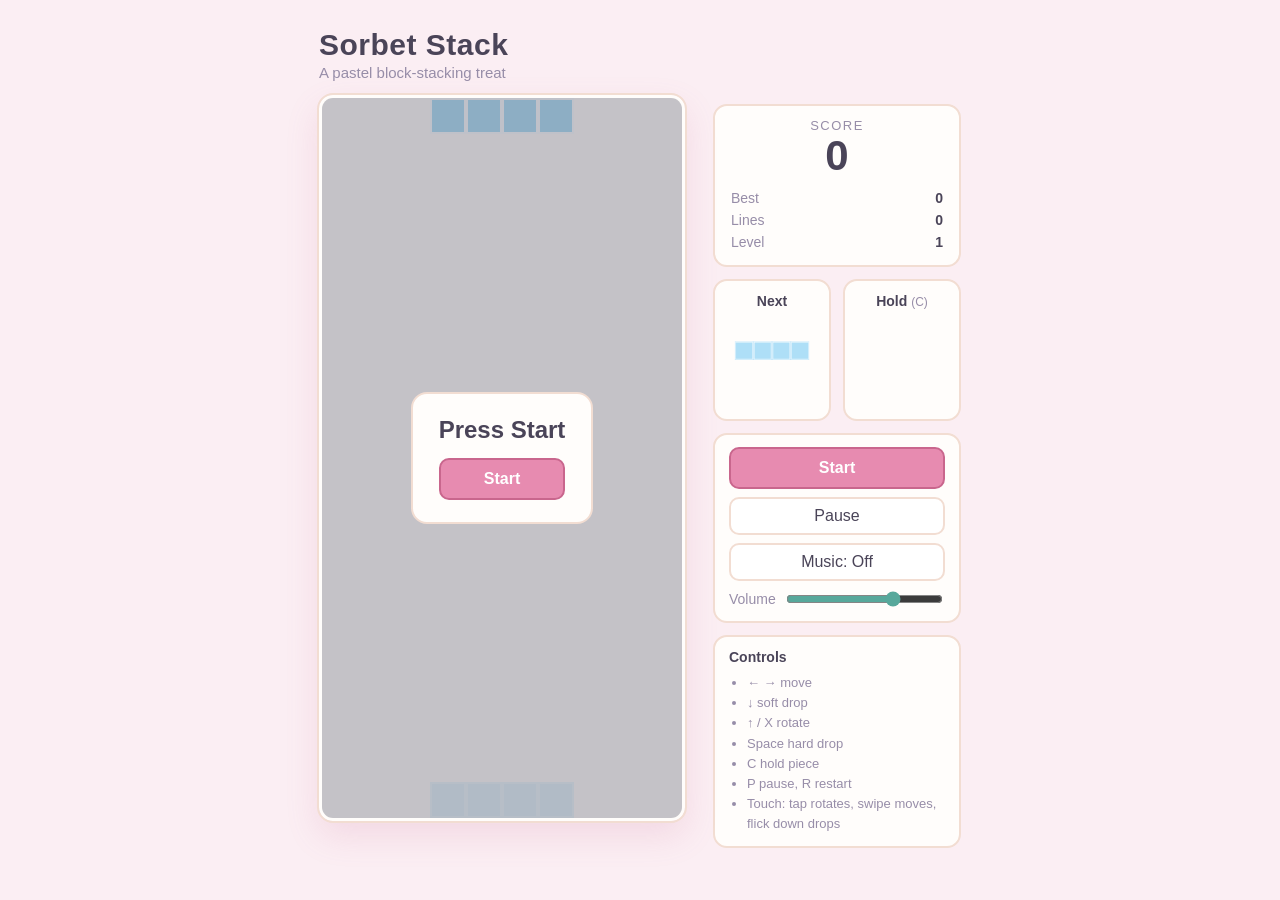
<file: index.html>
<!DOCTYPE html>
<html lang="en">
<head>
<meta charset="UTF-8" />
<meta name="viewport" content="width=device-width, initial-scale=1.0" />
<title>Sorbet Stack</title>
<link rel="stylesheet" href="style.css" />
</head>
<body>
<main class="layout">
  <div class="game-col">
    <h1>Sorbet Stack</h1>
    <p class="subtitle">A pastel block-stacking treat</p>
    <div class="board-wrap">
      <canvas id="board" width="360" height="720" aria-label="Sorbet Stack board"></canvas>
      <div id="overlay" class="overlay hidden">
        <div class="dialog">
          <p id="overlay-text">Paused</p>
          <p id="overlay-stats"></p>
          <button id="overlay-btn" type="button">Restart</button>
        </div>
      </div>
    </div>
    <div class="touch-controls" aria-label="Touch controls">
      <button data-k="left" type="button">&#9664;</button>
      <button data-k="rotate" type="button">&#8635;</button>
      <button data-k="right" type="button">&#9654;</button>
      <button data-k="down" type="button">&#9660;</button>
      <button data-k="drop" type="button">Drop</button>
    </div>
  </div>
  <aside class="panel">
    <div class="card score-card">
      <p class="card-label">Score</p>
      <p class="hero" id="score">0</p>
      <div class="row"><span>Best</span><strong id="best">0</strong></div>
      <div class="row"><span>Lines</span><strong id="lines">0</strong></div>
      <div class="row"><span>Level</span><strong id="level">1</strong></div>
    </div>
    <div class="previews">
      <div class="card">
        <p class="card-title">Next</p>
        <canvas id="next" width="120" height="120"></canvas>
      </div>
      <div class="card">
        <p class="card-title">Hold <span class="hint">(C)</span></p>
        <canvas id="hold" width="120" height="60"></canvas>
      </div>
    </div>
    <div class="card buttons">
      <button id="start-btn" type="button">Start</button>
      <button id="pause-btn" type="button">Pause</button>
      <button id="music-btn" type="button" aria-pressed="false">Music: Off</button>
      <label class="vol-row" for="volume">Volume
        <input id="volume" type="range" min="0" max="100" value="70" />
      </label>
    </div>
    <div class="card help">
      <p class="card-title">Controls</p>
      <ul>
        <li>&#8592; &#8594; move</li>
        <li>&#8595; soft drop</li>
        <li>&#8593; / X rotate</li>
        <li>Space hard drop</li>
        <li>C hold piece</li>
        <li>P pause, R restart</li>
        <li>Touch: tap rotates, swipe moves, flick down drops</li>
      </ul>
    </div>
  </aside>
</main>
<script src="game.js"></script>
</body>
</html>
</file>
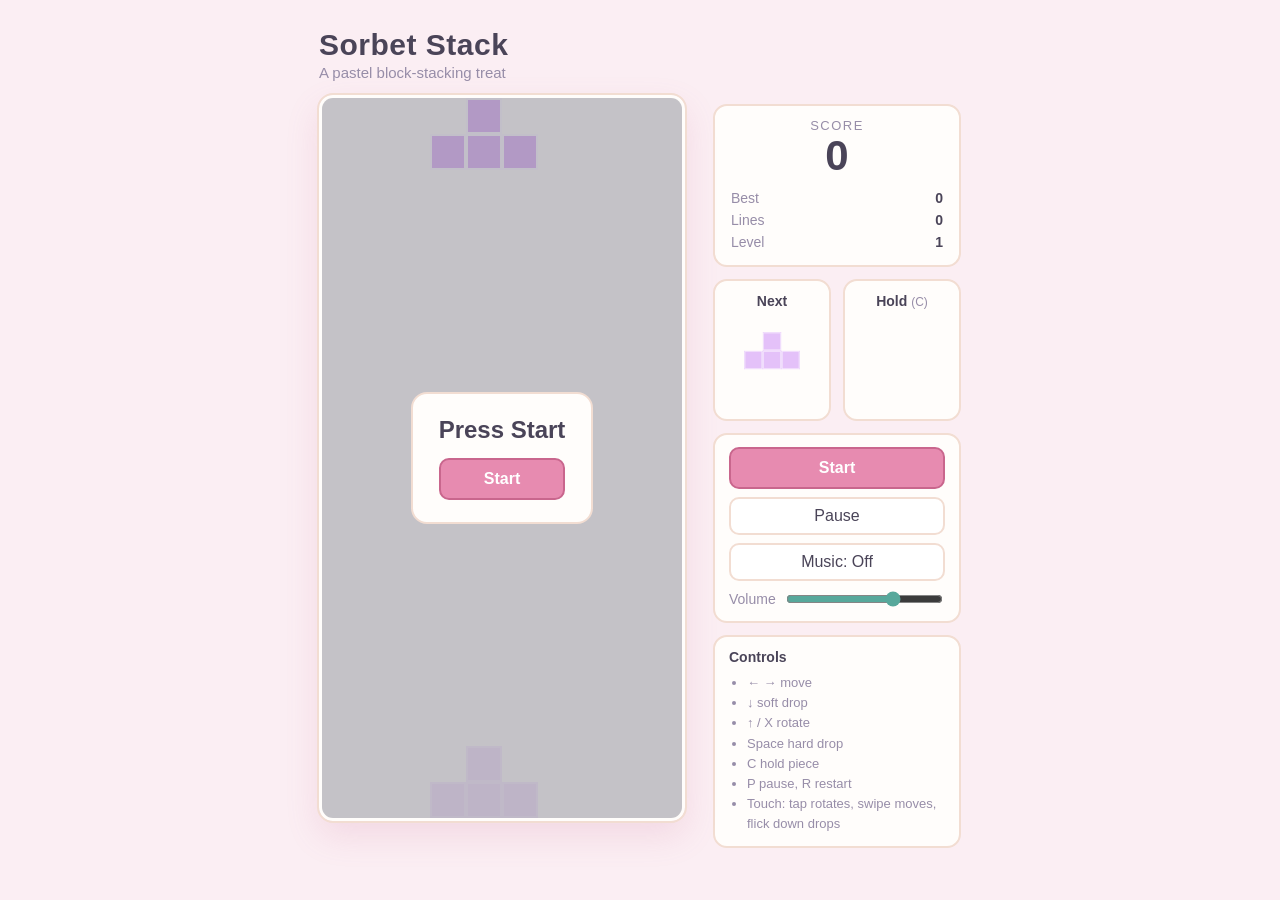
<file: pastel-tetris-standalone.html>
<!DOCTYPE html>
<html lang="en">
<head>
<meta charset="UTF-8" />
<meta name="viewport" content="width=device-width, initial-scale=1.0" />
<title>Sorbet Stack</title>
<style>:root {
  --bg: #fbeef3;
  --ink: #4a4458;
  --muted: #978da8;
  --card: #fffdfb;
  --line: #f2ddd2;
  --accent: #e78bb0;
  --accent-dark: #c9668d;
  --teal: #57a89b;
  --teal-dark: #3f857a;
}

* { box-sizing: border-box; }

body {
  margin: 0;
  min-height: 100vh;
  display: flex;
  justify-content: center;
  padding: 28px 16px 48px;
  background: var(--bg);
  color: var(--ink);
  font-family: "Avenir Next", "Trebuchet MS", "Segoe UI", Verdana, sans-serif;
}

.layout {
  display: flex;
  gap: 28px;
  align-items: flex-start;
  flex-wrap: wrap;
  justify-content: center;
}

.game-col { max-width: 372px; }

h1 {
  margin: 0;
  font-size: 30px;
  letter-spacing: 0.5px;
}

.subtitle {
  margin: 2px 0 14px;
  color: var(--muted);
  font-size: 15px;
}

.board-wrap {
  position: relative;
  border: 3px solid #fffdfb;
  outline: 2px solid var(--line);
  border-radius: 14px;
  overflow: hidden;
  background: #fffdfb;
  box-shadow: 0 14px 34px rgba(201, 102, 141, 0.16);
}

#board {
  display: block;
  width: min(360px, calc(100vw - 32px));
  height: auto;
}

.overlay {
  position: absolute;
  inset: 0;
  display: flex;
  align-items: center;
  justify-content: center;
  background: rgba(74, 68, 88, 0.32);
  padding: 20px;
}

.overlay.hidden { display: none; }

.dialog {
  background: var(--card);
  border: 2px solid var(--line);
  border-radius: 16px;
  padding: 22px 26px;
  text-align: center;
  max-width: 280px;
}

#overlay-text { margin: 0 0 6px; font-size: 24px; font-weight: 700; }

#overlay-stats {
  margin: 0 0 14px;
  font-size: 14px;
  line-height: 1.5;
  color: var(--muted);
}

.panel {
  width: 248px;
  display: flex;
  flex-direction: column;
  gap: 12px;
  padding-top: 76px;
}

.card {
  background: var(--card);
  border: 2px solid var(--line);
  border-radius: 14px;
  padding: 12px 14px;
}

.score-card { text-align: center; }

.card-label {
  margin: 0;
  font-size: 13px;
  text-transform: uppercase;
  letter-spacing: 1.5px;
  color: var(--muted);
}

.hero {
  margin: 0 0 8px;
  font-size: 42px;
  font-weight: 700;
  line-height: 1.1;
}

.row {
  display: flex;
  justify-content: space-between;
  padding: 3px 2px;
  font-size: 14px;
}

.row span { color: var(--muted); }

.previews { display: flex; gap: 12px; }

.previews .card { flex: 1; min-width: 0; text-align: center; }

.previews canvas { width: 100%; height: auto; }

.card-title {
  margin: 0 0 8px;
  font-size: 14px;
  font-weight: 700;
}

.hint { font-weight: 400; color: var(--muted); font-size: 12px; }

.buttons { display: grid; gap: 8px; }

button {
  font: inherit;
  cursor: pointer;
  border: 2px solid var(--line);
  border-radius: 10px;
  background: #fff;
  color: var(--ink);
  padding: 8px 10px;
}

button:hover { border-color: var(--accent); }

button:focus-visible {
  outline: 3px solid var(--teal);
  outline-offset: 1px;
}

#start-btn, #overlay-btn {
  background: var(--accent);
  border-color: var(--accent-dark);
  color: #fff;
  font-weight: 700;
  padding: 10px;
}

#start-btn:hover, #overlay-btn:hover { background: var(--accent-dark); }

#overlay-btn { width: 100%; }

#music-btn[aria-pressed="true"] {
  background: var(--teal);
  border-color: var(--teal-dark);
  color: #fff;
}

.vol-row {
  display: flex;
  align-items: center;
  gap: 8px;
  font-size: 14px;
  color: var(--muted);
}

.vol-row input { flex: 1; accent-color: var(--teal); }

.help ul {
  margin: 0;
  padding-left: 18px;
  color: var(--muted);
  font-size: 13px;
  line-height: 1.55;
}

.touch-controls {
  display: flex;
  gap: 8px;
  margin-top: 12px;
}

.touch-controls button { flex: 1; }

@media (pointer: fine) {
  .touch-controls { display: none; }
}

@media (max-width: 640px) {
  .panel {
    width: min(366px, calc(100vw - 32px));
    padding-top: 0;
  }
  .game-col { max-width: none; }
}
</style>
</head>
<body>
<main class="layout">
  <div class="game-col">
    <h1>Sorbet Stack</h1>
    <p class="subtitle">A pastel block-stacking treat</p>
    <div class="board-wrap">
      <canvas id="board" width="360" height="720" aria-label="Sorbet Stack board"></canvas>
      <div id="overlay" class="overlay hidden">
        <div class="dialog">
          <p id="overlay-text">Paused</p>
          <p id="overlay-stats"></p>
          <button id="overlay-btn" type="button">Restart</button>
        </div>
      </div>
    </div>
    <div class="touch-controls" aria-label="Touch controls">
      <button data-k="left" type="button">&#9664;</button>
      <button data-k="rotate" type="button">&#8635;</button>
      <button data-k="right" type="button">&#9654;</button>
      <button data-k="down" type="button">&#9660;</button>
      <button data-k="drop" type="button">Drop</button>
    </div>
  </div>
  <aside class="panel">
    <div class="card score-card">
      <p class="card-label">Score</p>
      <p class="hero" id="score">0</p>
      <div class="row"><span>Best</span><strong id="best">0</strong></div>
      <div class="row"><span>Lines</span><strong id="lines">0</strong></div>
      <div class="row"><span>Level</span><strong id="level">1</strong></div>
    </div>
    <div class="previews">
      <div class="card">
        <p class="card-title">Next</p>
        <canvas id="next" width="120" height="120"></canvas>
      </div>
      <div class="card">
        <p class="card-title">Hold <span class="hint">(C)</span></p>
        <canvas id="hold" width="120" height="60"></canvas>
      </div>
    </div>
    <div class="card buttons">
      <button id="start-btn" type="button">Start</button>
      <button id="pause-btn" type="button">Pause</button>
      <button id="music-btn" type="button" aria-pressed="false">Music: Off</button>
      <label class="vol-row" for="volume">Volume
        <input id="volume" type="range" min="0" max="100" value="70" />
      </label>
    </div>
    <div class="card help">
      <p class="card-title">Controls</p>
      <ul>
        <li>&#8592; &#8594; move</li>
        <li>&#8595; soft drop</li>
        <li>&#8593; / X rotate</li>
        <li>Space hard drop</li>
        <li>C hold piece</li>
        <li>P pause, R restart</li>
        <li>Touch: tap rotates, swipe moves, flick down drops</li>
      </ul>
    </div>
  </aside>
</main>
<script>/* Sorbet Stack - vanilla JS, no dependencies. */
(function () {
  'use strict';

  var COLS = 10;
  var ROWS = 20;

  var COLORS = {
    I: '#aedff7',
    O: '#fff3b0',
    T: '#e4c1f9',
    S: '#b5ead7',
    Z: '#ffb3ba',
    J: '#bae1ff',
    L: '#ffdfba'
  };

  var SHAPES = {
    I: [[0, 0, 0, 0], [1, 1, 1, 1], [0, 0, 0, 0], [0, 0, 0, 0]],
    O: [[1, 1], [1, 1]],
    T: [[0, 1, 0], [1, 1, 1], [0, 0, 0]],
    S: [[0, 1, 1], [1, 1, 0], [0, 0, 0]],
    Z: [[1, 1, 0], [0, 1, 1], [0, 0, 0]],
    J: [[1, 0, 0], [1, 1, 1], [0, 0, 0]],
    L: [[0, 0, 1], [1, 1, 1], [0, 0, 0]]
  };
  var KEYS = ['I', 'O', 'T', 'S', 'Z', 'J', 'L'];

  function createBoard() {
    var b = [];
    for (var r = 0; r < ROWS; r++) {
      b.push(new Array(COLS).fill(null));
    }
    return b;
  }

  function randomKey() {
    return KEYS[Math.floor(Math.random() * KEYS.length)];
  }

  function makePiece(key) {
    return {
      key: key,
      matrix: SHAPES[key].map(function (row) { return row.slice(); }),
      x: 3,
      y: key === 'I' ? -1 : 0
    };
  }

  function rotateMatrix(m) {
    var n = m.length;
    var out = [];
    for (var y = 0; y < n; y++) {
      out.push(new Array(n).fill(0));
      for (var x = 0; x < n; x++) {
        out[y][x] = m[n - 1 - x][y];
      }
    }
    return out;
  }

  function collide(board, matrix, px, py) {
    for (var y = 0; y < matrix.length; y++) {
      for (var x = 0; x < matrix[y].length; x++) {
        if (!matrix[y][x]) continue;
        var bx = px + x;
        var by = py + y;
        if (bx < 0 || bx >= COLS || by >= ROWS) return true;
        if (by >= 0 && board[by][bx]) return true;
      }
    }
    return false;
  }

  function merge(board, piece) {
    var m = piece.matrix;
    for (var y = 0; y < m.length; y++) {
      for (var x = 0; x < m[y].length; x++) {
        if (!m[y][x]) continue;
        var by = piece.y + y;
        var bx = piece.x + x;
        if (by >= 0 && by < ROWS && bx >= 0 && bx < COLS) {
          board[by][bx] = piece.key;
        }
      }
    }
  }

  function clearLines(board) {
    var cleared = 0;
    for (var y = ROWS - 1; y >= 0; y--) {
      var full = board[y].every(function (c) { return c !== null; });
      if (full) {
        board.splice(y, 1);
        board.unshift(new Array(COLS).fill(null));
        cleared++;
        y++;
      }
    }
    return cleared;
  }

  function loadBest() {
    try {
      if (typeof localStorage !== 'undefined') {
        var v = parseInt(localStorage.getItem('sorbet-stack-best'), 10);
        return isNaN(v) ? 0 : v;
      }
    } catch (e) { /* private mode etc: best score just won't persist */ }
    return 0;
  }

  function saveBest(v) {
    try {
      if (typeof localStorage !== 'undefined') {
        localStorage.setItem('sorbet-stack-best', String(v));
      }
    } catch (e) { /* ignore */ }
  }

  function formatTime(ms) {
    var s = Math.max(0, Math.floor(ms / 1000));
    var m = Math.floor(s / 60);
    s = s % 60;
    return m + ':' + (s < 10 ? '0' : '') + s;
  }

  var state = {
    board: createBoard(),
    current: makePiece(randomKey()),
    next: makePiece(randomKey()),
    holdKey: null,
    canHold: true,
    score: 0,
    lines: 0,
    level: 1,
    best: loadBest(),
    newBest: false,
    running: false,
    paused: false,
    over: false,
    dropCounter: 0,
    lastTime: 0,
    startTime: 0,
    endTime: 0,
    flashText: '',
    flashUntil: 0
  };

  function dropInterval() {
    return Math.max(120, 800 - (state.level - 1) * 70);
  }

  function reset() {
    state.board = createBoard();
    state.current = makePiece(randomKey());
    state.next = makePiece(randomKey());
    state.holdKey = null;
    state.canHold = true;
    state.score = 0;
    state.lines = 0;
    state.level = 1;
    state.newBest = false;
    state.over = false;
    state.paused = false;
    state.dropCounter = 0;
    state.lastTime = 0;
    state.startTime = 0;
    state.endTime = 0;
    state.flashText = '';
    state.flashUntil = 0;
  }

  function gameOver() {
    state.over = true;
    state.running = false;
    state.endTime = Date.now();
    if (state.score > state.best) {
      state.best = state.score;
      state.newBest = true;
      saveBest(state.best);
    }
    Sfx.play('over');
  }

  function spawn() {
    state.current = state.next;
    state.next = makePiece(randomKey());
    state.current.x = 3;
    state.current.y = state.current.key === 'I' ? -1 : 0;
    if (collide(state.board, state.current.matrix, state.current.x, state.current.y)) {
      gameOver();
    }
  }

  function scoreFor(cleared) {
    return [0, 40, 100, 300, 1200][cleared] * state.level;
  }

  function lockPiece() {
    merge(state.board, state.current);
    state.canHold = true;
    var cleared = clearLines(state.board);
    if (cleared > 0) {
      state.score += scoreFor(cleared);
      state.lines += cleared;
      var nl = Math.floor(state.lines / 10) + 1;
      if (nl !== state.level) {
        state.level = nl;
        state.flashText = 'Level ' + nl + '!';
        state.flashUntil = Date.now() + 1600;
        Music.setLevel(nl);
        Sfx.play('level');
      }
      Sfx.play('clear');
    } else {
      Sfx.play('lock');
    }
    spawn();
  }

  function holdPiece() {
    if (!state.running || state.paused || state.over || !state.canHold) return;
    Sfx.play('hold');
    state.canHold = false;
    if (!state.holdKey) {
      state.holdKey = state.current.key;
      spawn();
    } else {
      var k = state.current.key;
      state.current = makePiece(state.holdKey);
      state.holdKey = k;
      if (collide(state.board, state.current.matrix, state.current.x, state.current.y)) {
        gameOver();
      }
    }
  }

  function ghostY() {
    var p = state.current;
    var y = p.y;
    while (!collide(state.board, p.matrix, p.x, y + 1)) y++;
    return y;
  }

  function move(dx) {
    var p = state.current;
    if (!collide(state.board, p.matrix, p.x + dx, p.y)) p.x += dx;
  }

  function softDrop() {
    var p = state.current;
    if (!collide(state.board, p.matrix, p.x, p.y + 1)) {
      p.y++;
      state.score += 1;
    } else {
      lockPiece();
    }
  }

  function hardDrop() {
    var p = state.current;
    while (!collide(state.board, p.matrix, p.x, p.y + 1)) {
      p.y++;
      state.score += 2;
    }
    lockPiece();
  }

  function rotateCurrent() {
    var p = state.current;
    var next = rotateMatrix(p.matrix);
    var kicks = [0, -1, 1, -2, 2];
    for (var i = 0; i < kicks.length; i++) {
      if (!collide(state.board, next, p.x + kicks[i], p.y)) {
        p.matrix = next;
        p.x += kicks[i];
        Sfx.play('rotate');
        return;
      }
    }
  }

  /* ---- Background music: tiny WebAudio chiptune loops, no audio files.
     Two tracks that alternate as the level rises, and the tempo quickens
     with the level. ---- */
  var Music = {
    ctx: null,
    timer: null,
    step: 0,
    on: false,
    volume: 0.7,
    trackIndex: 0,
    tracks: [
      {
        tempo: 220,
        melody: [523, 659, 784, 659, 880, 784, 659, 523, 587, 784, 659, 587, 523, 0, 523, 0],
        bass: [131, 0, 196, 0, 174, 0, 196, 0, 131, 0, 196, 0, 196, 0, 131, 0]
      },
      {
        tempo: 200,
        melody: [392, 523, 659, 523, 698, 659, 523, 392, 440, 659, 587, 523, 494, 523, 0, 0],
        bass: [98, 0, 147, 0, 165, 0, 147, 0, 110, 0, 147, 0, 131, 0, 98, 0]
      }
    ],
    toggle: function () {
      if (this.on) { this.stop(); return false; }
      this.start(); return true;
    },
    ensureCtx: function () {
      if (!this.ctx) {
        var AC = (typeof window !== 'undefined') &&
          (window.AudioContext || window.webkitAudioContext);
        if (!AC) return null;
        this.ctx = new AC();
      }
      if (this.ctx.state === 'suspended') this.ctx.resume();
      return this.ctx;
    },
    current: function () {
      return this.tracks[this.trackIndex % this.tracks.length];
    },
    intervalMs: function (level) {
      return Math.max(140, this.current().tempo - (level - 1) * 12);
    },
    setLevel: function (level) {
      this.trackIndex = (level - 1) % this.tracks.length;
      if (this.on) this.restart(level);
    },
    restart: function (level) {
      var self = this;
      if (this.timer) clearInterval(this.timer);
      this.timer = setInterval(function () { self.playStep(); }, this.intervalMs(level));
    },
    start: function () {
      var ctx = this.ensureCtx();
      if (!ctx) return;
      this.on = true;
      this.step = 0;
      this.restart(typeof state !== 'undefined' ? state.level : 1);
    },
    stop: function () {
      this.on = false;
      if (this.timer) clearInterval(this.timer);
      this.timer = null;
    },
    playStep: function () {
      if (!this.on || !this.ctx) return;
      var track = this.current();
      var i = this.step % 16;
      this.tone(track.melody[i], 0.18, 'triangle', 0.08);
      this.tone(track.bass[i], 0.2, 'sine', 0.1);
      this.step++;
    },
    tone: function (freq, dur, type, vol) {
      if (!freq || this.volume <= 0) return;
      var ctx = this.ctx;
      var o = ctx.createOscillator();
      var g = ctx.createGain();
      o.type = type;
      o.frequency.value = freq;
      g.gain.setValueAtTime(vol * this.volume, ctx.currentTime);
      g.gain.exponentialRampToValueAtTime(0.001, ctx.currentTime + dur);
      o.connect(g);
      g.connect(ctx.destination);
      o.start();
      o.stop(ctx.currentTime + dur);
    }
  };

  /* ---- Sound effects: short synthesized blips sharing the music context. ---- */
  var Sfx = {
    play: function (name) {
      if (typeof window === 'undefined') return;
      var ctx = Music.ensureCtx();
      if (!ctx || Music.volume <= 0) return;
      var seq = {
        rotate: [[600, 0.05]],
        lock: [[220, 0.08]],
        hold: [[440, 0.07]],
        clear: [[523, 0.09], [659, 0.09], [784, 0.14]],
        level: [[880, 0.1], [1174, 0.16]],
        over: [[392, 0.15], [330, 0.15], [262, 0.3]]
      }[name] || [];
      var t = ctx.currentTime;
      for (var i = 0; i < seq.length; i++) {
        this.blip(ctx, seq[i][0], seq[i][1], t + i * 0.09);
      }
    },
    blip: function (ctx, freq, dur, at) {
      var o = ctx.createOscillator();
      var g = ctx.createGain();
      o.type = 'square';
      o.frequency.value = freq;
      g.gain.setValueAtTime(0.05 * Music.volume, at);
      g.gain.exponentialRampToValueAtTime(0.001, at + dur);
      o.connect(g);
      g.connect(ctx.destination);
      o.start(at);
      o.stop(at + dur);
    }
  };

  function drawCell(ctx, x, y, size, key) {
    ctx.fillStyle = COLORS[key] || '#ddd';
    ctx.fillRect(x * size, y * size, size, size);
    ctx.strokeStyle = 'rgba(255,255,255,0.9)';
    ctx.lineWidth = 2;
    ctx.strokeRect(x * size + 1, y * size + 1, size - 2, size - 2);
  }

  function update(dt) {
    if (!state.running || state.paused || state.over) return;
    state.dropCounter += dt;
    if (state.dropCounter >= dropInterval()) {
      state.dropCounter = 0;
      softDrop();
      if (typeof document !== 'undefined') render();
    }
  }

  function drawMini(id, key, matrix) {
    var c = document.getElementById(id);
    if (!c || !key || !matrix) return;
    var g = c.getContext('2d');
    g.clearRect(0, 0, c.width, c.height);
    var ns = id === 'hold' ? 22 : 26;
    var ox = (c.width - matrix[0].length * ns) / 2;
    var oy = (c.height - matrix.length * ns) / 2;
    g.save();
    g.translate(ox, oy);
    for (var y = 0; y < matrix.length; y++) {
      for (var x = 0; x < matrix[y].length; x++) {
        if (matrix[y][x]) {
          g.fillStyle = COLORS[key];
          g.fillRect(x * ns, y * ns, ns, ns);
          g.strokeStyle = 'rgba(255,255,255,0.9)';
          g.strokeRect(x * ns + 1, y * ns + 1, ns - 2, ns - 2);
        }
      }
    }
    g.restore();
  }

  function render() {
    var board = document.getElementById('board');
    var nextC = document.getElementById('next');
    if (!board || !nextC) return;
    var ctx = board.getContext('2d');
    var size = board.width / COLS;
    ctx.clearRect(0, 0, board.width, board.height);
    ctx.fillStyle = '#fffdfb';
    ctx.fillRect(0, 0, board.width, board.height);
    var y, x;
    for (y = 0; y < ROWS; y++) {
      for (x = 0; x < COLS; x++) {
        if (state.board[y][x]) drawCell(ctx, x, y, size, state.board[y][x]);
      }
    }
    var p = state.current;
    var gy = ghostY();
    if (gy !== p.y && !state.over) {
      ctx.save();
      ctx.globalAlpha = 0.35;
      for (y = 0; y < p.matrix.length; y++) {
        for (x = 0; x < p.matrix[y].length; x++) {
          if (p.matrix[y][x] && gy + y >= 0) drawCell(ctx, p.x + x, gy + y, size, p.key);
        }
      }
      ctx.restore();
    }
    for (y = 0; y < p.matrix.length; y++) {
      for (x = 0; x < p.matrix[y].length; x++) {
        if (p.matrix[y][x] && p.y + y >= 0) drawCell(ctx, p.x + x, p.y + y, size, p.key);
      }
    }
    if (state.flashText && Date.now() < state.flashUntil) {
      ctx.save();
      ctx.font = 'bold 26px sans-serif';
      ctx.textAlign = 'center';
      var bw = board.width - 60;
      ctx.fillStyle = 'rgba(217,123,158,0.92)';
      ctx.fillRect(30, board.height / 2 - 30, bw, 56);
      ctx.fillStyle = '#ffffff';
      ctx.fillText(state.flashText, board.width / 2, board.height / 2 + 8);
      ctx.restore();
    }
    drawMini('next', state.next.key, state.next.matrix);
    if (state.holdKey) {
      drawMini('hold', state.holdKey, SHAPES[state.holdKey]);
    } else {
      var holdC = document.getElementById('hold');
      if (holdC) holdC.getContext('2d').clearRect(0, 0, holdC.width, holdC.height);
    }
    document.getElementById('score').textContent = String(state.score);
    document.getElementById('lines').textContent = String(state.lines);
    document.getElementById('level').textContent = String(state.level);
    var bestEl = document.getElementById('best');
    if (bestEl) bestEl.textContent = String(state.best);
    var overlay = document.getElementById('overlay');
    var otext = document.getElementById('overlay-text');
    var obtn = document.getElementById('overlay-btn');
    var ostats = document.getElementById('overlay-stats');
    if (state.over) {
      var ms = (state.endTime || Date.now()) - (state.startTime || Date.now());
      otext.textContent = 'Game over';
      if (ostats) {
        ostats.textContent = 'Score ' + state.score + ' · Lines ' + state.lines +
          ' · Level ' + state.level + ' · Time ' + formatTime(ms) +
          (state.newBest ? ' · New best!' : ' · Best ' + state.best);
      }
      if (obtn) obtn.textContent = 'Play again';
      overlay.classList.remove('hidden');
    } else if (state.paused) {
      otext.textContent = 'Paused — score ' + state.score;
      if (ostats) ostats.textContent = '';
      if (obtn) obtn.textContent = 'Resume';
      overlay.classList.remove('hidden');
    } else if (!state.running) {
      otext.textContent = 'Press Start';
      if (ostats) ostats.textContent = state.best > 0 ? 'Best ' + state.best : '';
      if (obtn) obtn.textContent = 'Start';
      overlay.classList.remove('hidden');
    } else {
      overlay.classList.add('hidden');
    }
  }

  function loop(t) {
    if (state.paused) return;
    if (!state.lastTime) state.lastTime = t;
    var dt = t - state.lastTime;
    state.lastTime = t;
    update(dt);
    if (typeof document !== 'undefined') render();
    if (state.running && !state.paused) requestAnimationFrame(loop);
  }

  function resume() {
    if (!state.running || !state.paused) return;
    state.paused = false;
    state.dropCounter = 0;
    state.lastTime = 0;
    if (typeof document !== 'undefined') {
      var pb = document.getElementById('pause-btn');
      if (pb) pb.textContent = 'Pause';
      render();
      requestAnimationFrame(loop);
    }
  }

  function start() {
    reset();
    state.running = true;
    state.startTime = Date.now();
    Music.setLevel(1);
    if (typeof document !== 'undefined') {
      var pb = document.getElementById('pause-btn');
      if (pb) pb.textContent = 'Pause';
      render();
      requestAnimationFrame(loop);
    }
  }

  if (typeof document !== 'undefined') {
    document.addEventListener('DOMContentLoaded', function () {
      render();
      document.getElementById('start-btn').addEventListener('click', start);
      document.getElementById('overlay-btn').addEventListener('click', function () {
        if (state.running && state.paused) { resume(); return; }
        start();
      });
      document.getElementById('pause-btn').addEventListener('click', function () {
        if (!state.running || state.over) return;
        if (state.paused) { resume(); return; }
        state.paused = true;
        this.textContent = 'Resume';
        render();
      });
      var musicBtn = document.getElementById('music-btn');
      musicBtn.addEventListener('click', function () {
        var isOn = Music.toggle();
        musicBtn.textContent = isOn ? 'Music: On' : 'Music: Off';
        musicBtn.setAttribute('aria-pressed', isOn ? 'true' : 'false');
      });
      document.addEventListener('keydown', function (e) {
        if (e.key === 'p' || e.key === 'P') {
          if (state.running && !state.over) {
            if (state.paused) { resume(); }
            else {
              state.paused = true;
              document.getElementById('pause-btn').textContent = 'Resume';
              render();
            }
          }
          return;
        }
        if (e.key === 'r' || e.key === 'R') { start(); return; }
        if (!state.running || state.paused || state.over) return;
        if (e.key === 'ArrowLeft') { move(-1); }
        else if (e.key === 'ArrowRight') { move(1); }
        else if (e.key === 'ArrowDown') { e.preventDefault(); softDrop(); }
        else if (e.key === 'ArrowUp' || e.key === 'x' || e.key === 'X') { rotateCurrent(); }
        else if (e.key === ' ') { e.preventDefault(); hardDrop(); }
        else if (e.key === 'c' || e.key === 'C') { holdPiece(); }
        render();
      });
      document.querySelectorAll('.touch-controls button').forEach(function (btn) {
        btn.addEventListener('click', function () {
          if (!state.running || state.paused || state.over) return;
          var k = btn.getAttribute('data-k');
          if (k === 'left') move(-1);
          else if (k === 'right') move(1);
          else if (k === 'down') softDrop();
          else if (k === 'rotate') rotateCurrent();
          else if (k === 'drop') hardDrop();
          render();
        });
      });
      var vol = document.getElementById('volume');
      if (vol) {
        vol.addEventListener('input', function () {
          Music.volume = vol.value / 100;
        });
      }
      document.addEventListener('visibilitychange', function () {
        if (document.hidden && state.running && !state.paused && !state.over) {
          state.paused = true;
          var apb = document.getElementById('pause-btn');
          if (apb) apb.textContent = 'Resume';
          render();
        }
      });
      var bc = document.getElementById('board');
      var swX = 0, swY = 0, swT = 0;
      bc.addEventListener('touchstart', function (e) {
        var t = e.changedTouches[0];
        swX = t.clientX; swY = t.clientY; swT = Date.now();
      }, { passive: true });
      bc.addEventListener('touchend', function (e) {
        if (!state.running || state.paused || state.over) return;
        if (typeof e.preventDefault === 'function') e.preventDefault();
        var t = e.changedTouches[0];
        var dx = t.clientX - swX;
        var dy = t.clientY - swY;
        if (Math.abs(dx) < 12 && Math.abs(dy) < 12) {
          if (Date.now() - swT < 400) rotateCurrent();
        } else if (Math.abs(dx) > Math.abs(dy)) {
          var n = Math.max(1, Math.round(Math.abs(dx) / 36));
          var s = dx > 0 ? 1 : -1;
          for (var i = 0; i < n; i++) move(s);
        } else if (dy > 24) {
          if (dy > 90) { hardDrop(); }
          else {
            var m2 = Math.max(1, Math.round(dy / 36));
            for (var j = 0; j < m2 && !state.paused && !state.over; j++) softDrop();
          }
        }
        render();
      });
    });
  }

  var api = {
    COLS: COLS, ROWS: ROWS, COLORS: COLORS, SHAPES: SHAPES,
    createBoard: createBoard, makePiece: makePiece, rotateMatrix: rotateMatrix,
    collide: collide, merge: merge, clearLines: clearLines,
    state: state, reset: reset, spawn: spawn, move: move,
    softDrop: softDrop, hardDrop: hardDrop, rotateCurrent: rotateCurrent,
    holdPiece: holdPiece, ghostY: ghostY, gameOver: gameOver,
    update: update, scoreFor: scoreFor, Music: Music, Sfx: Sfx,
    start: start, resume: resume, loop: loop,
    loadBest: loadBest, saveBest: saveBest, formatTime: formatTime
  };
  if (typeof window !== 'undefined') {
    window.SorbetStack = api;
    window.PastelTetris = api;
  }
  if (typeof module !== 'undefined' && module.exports) module.exports = api;
})();
</script>
</body>
</html>
</file>
<file: style.css>
:root {
  --bg: #fbeef3;
  --ink: #4a4458;
  --muted: #978da8;
  --card: #fffdfb;
  --line: #f2ddd2;
  --accent: #e78bb0;
  --accent-dark: #c9668d;
  --teal: #57a89b;
  --teal-dark: #3f857a;
}

* { box-sizing: border-box; }

body {
  margin: 0;
  min-height: 100vh;
  display: flex;
  justify-content: center;
  padding: 28px 16px 48px;
  background: var(--bg);
  color: var(--ink);
  font-family: "Avenir Next", "Trebuchet MS", "Segoe UI", Verdana, sans-serif;
}

.layout {
  display: flex;
  gap: 28px;
  align-items: flex-start;
  flex-wrap: wrap;
  justify-content: center;
}

.game-col { max-width: 372px; }

h1 {
  margin: 0;
  font-size: 30px;
  letter-spacing: 0.5px;
}

.subtitle {
  margin: 2px 0 14px;
  color: var(--muted);
  font-size: 15px;
}

.board-wrap {
  position: relative;
  border: 3px solid #fffdfb;
  outline: 2px solid var(--line);
  border-radius: 14px;
  overflow: hidden;
  background: #fffdfb;
  box-shadow: 0 14px 34px rgba(201, 102, 141, 0.16);
}

#board {
  display: block;
  width: min(360px, calc(100vw - 32px));
  height: auto;
}

.overlay {
  position: absolute;
  inset: 0;
  display: flex;
  align-items: center;
  justify-content: center;
  background: rgba(74, 68, 88, 0.32);
  padding: 20px;
}

.overlay.hidden { display: none; }

.dialog {
  background: var(--card);
  border: 2px solid var(--line);
  border-radius: 16px;
  padding: 22px 26px;
  text-align: center;
  max-width: 280px;
}

#overlay-text { margin: 0 0 6px; font-size: 24px; font-weight: 700; }

#overlay-stats {
  margin: 0 0 14px;
  font-size: 14px;
  line-height: 1.5;
  color: var(--muted);
}

.panel {
  width: 248px;
  display: flex;
  flex-direction: column;
  gap: 12px;
  padding-top: 76px;
}

.card {
  background: var(--card);
  border: 2px solid var(--line);
  border-radius: 14px;
  padding: 12px 14px;
}

.score-card { text-align: center; }

.card-label {
  margin: 0;
  font-size: 13px;
  text-transform: uppercase;
  letter-spacing: 1.5px;
  color: var(--muted);
}

.hero {
  margin: 0 0 8px;
  font-size: 42px;
  font-weight: 700;
  line-height: 1.1;
}

.row {
  display: flex;
  justify-content: space-between;
  padding: 3px 2px;
  font-size: 14px;
}

.row span { color: var(--muted); }

.previews { display: flex; gap: 12px; }

.previews .card { flex: 1; min-width: 0; text-align: center; }

.previews canvas { width: 100%; height: auto; }

.card-title {
  margin: 0 0 8px;
  font-size: 14px;
  font-weight: 700;
}

.hint { font-weight: 400; color: var(--muted); font-size: 12px; }

.buttons { display: grid; gap: 8px; }

button {
  font: inherit;
  cursor: pointer;
  border: 2px solid var(--line);
  border-radius: 10px;
  background: #fff;
  color: var(--ink);
  padding: 8px 10px;
}

button:hover { border-color: var(--accent); }

button:focus-visible {
  outline: 3px solid var(--teal);
  outline-offset: 1px;
}

#start-btn, #overlay-btn {
  background: var(--accent);
  border-color: var(--accent-dark);
  color: #fff;
  font-weight: 700;
  padding: 10px;
}

#start-btn:hover, #overlay-btn:hover { background: var(--accent-dark); }

#overlay-btn { width: 100%; }

#music-btn[aria-pressed="true"] {
  background: var(--teal);
  border-color: var(--teal-dark);
  color: #fff;
}

.vol-row {
  display: flex;
  align-items: center;
  gap: 8px;
  font-size: 14px;
  color: var(--muted);
}

.vol-row input { flex: 1; accent-color: var(--teal); }

.help ul {
  margin: 0;
  padding-left: 18px;
  color: var(--muted);
  font-size: 13px;
  line-height: 1.55;
}

.touch-controls {
  display: flex;
  gap: 8px;
  margin-top: 12px;
}

.touch-controls button { flex: 1; }

@media (pointer: fine) {
  .touch-controls { display: none; }
}

@media (max-width: 640px) {
  .panel {
    width: min(366px, calc(100vw - 32px));
    padding-top: 0;
  }
  .game-col { max-width: none; }
}
</file>
